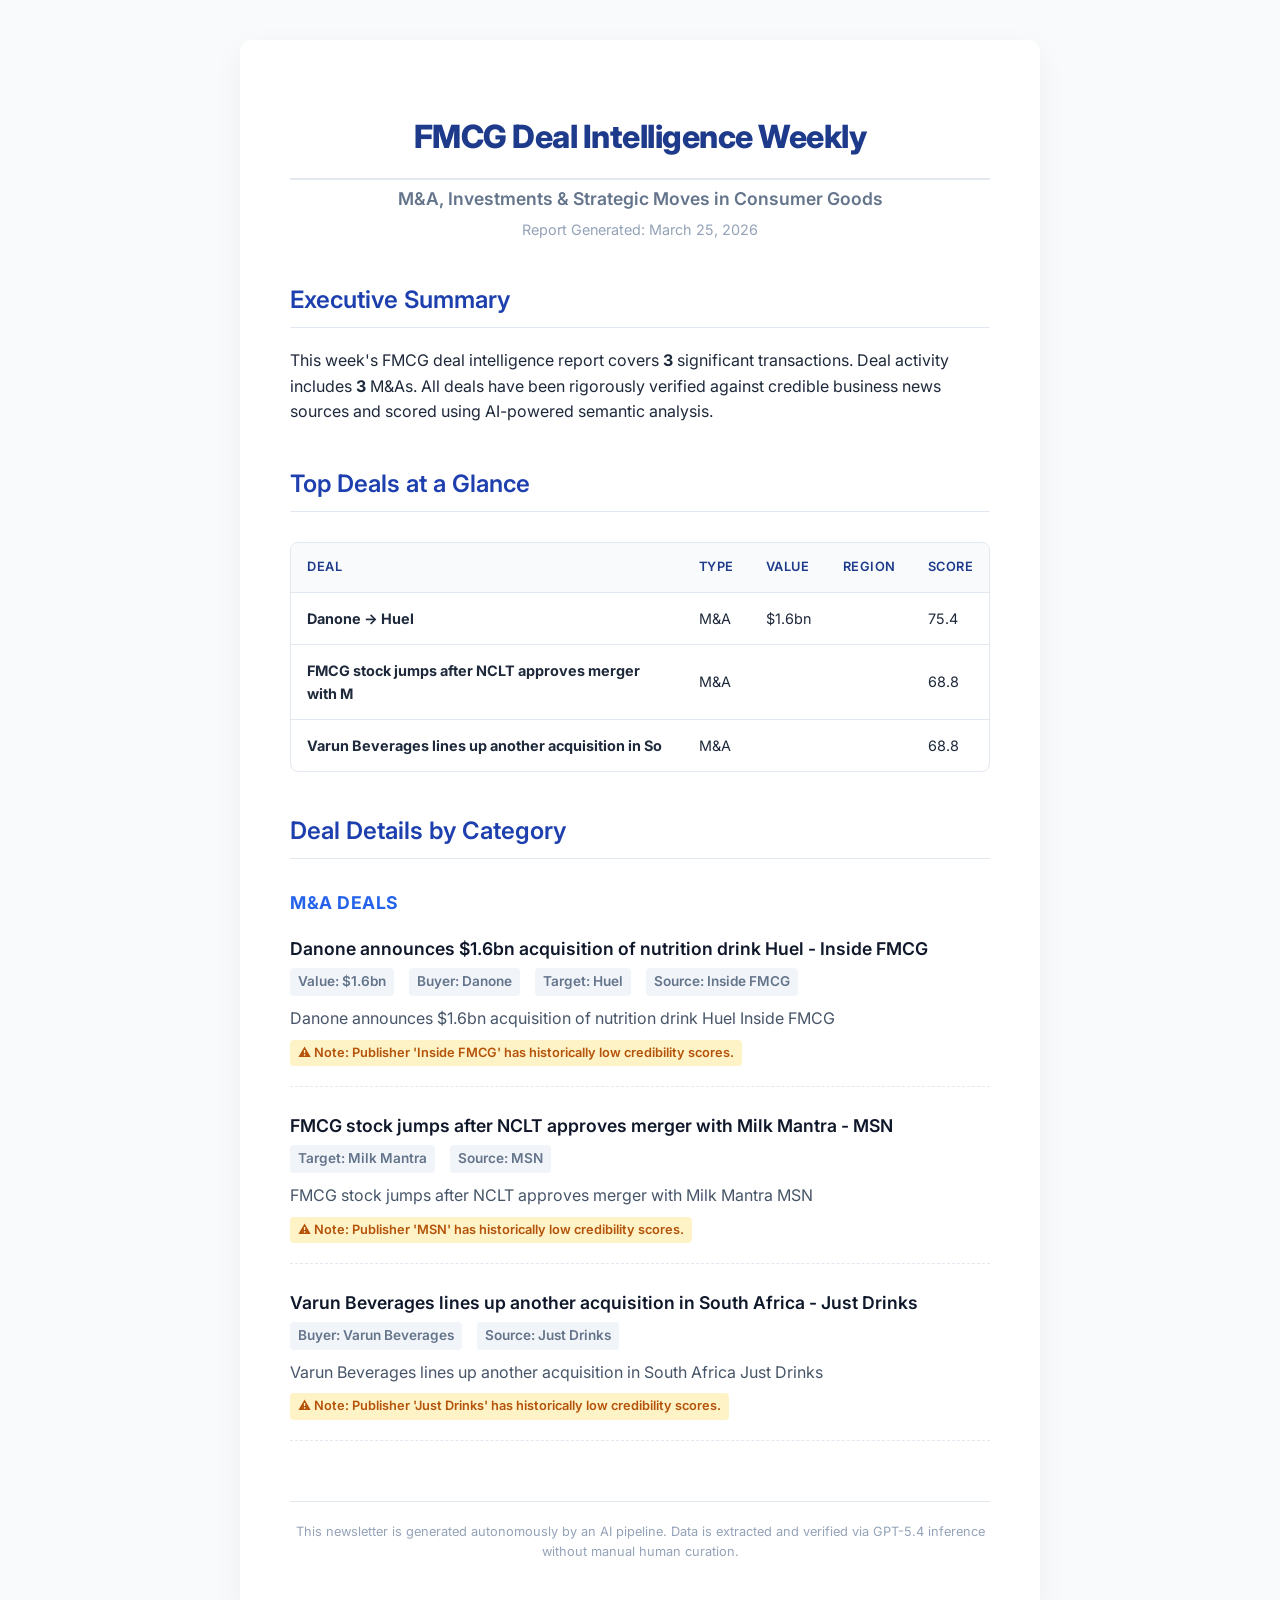
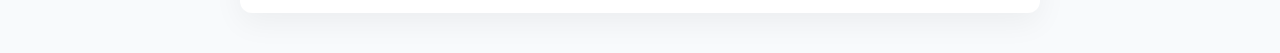
<file: dashboard/newsletter.html>
<!DOCTYPE html>
<html lang="en">
<head>
<meta charset="UTF-8">
<title>FMCG Deal Intelligence Weekly</title>
<link href="https://fonts.googleapis.com/css2?family=Inter:wght@400;600;800&display=swap" rel="stylesheet">
<style>
    body { font-family: 'Inter', sans-serif; line-height: 1.6; color: #1e293b; max-width: 800px; margin: 0 auto; padding: 40px 20px; background: #f8fafc; }
    .container { background: white; padding: 50px; border-radius: 12px; box-shadow: 0 10px 30px rgba(0,0,0,0.05); }
    h1 { color: #1e3a8a; text-align: center; border-bottom: 2px solid #e2e8f0; padding-bottom: 15px; margin-bottom: 5px; font-weight: 800; letter-spacing: -0.5px; }
    .subtitle { text-align: center; font-size: 1.1em; color: #64748b; font-weight: 600; margin-bottom: 5px; }
    .date { text-align: center; font-size: 0.9em; color: #94a3b8; margin-bottom: 40px; }
    h2 { color: #1e40af; margin-top: 40px; border-bottom: 1px solid #e2e8f0; padding-bottom: 8px; font-weight: 600; }
    h3 { color: #2563eb; font-size: 1.1em; text-transform: uppercase; letter-spacing: 0.5px; margin-top: 30px; }
    .deal-item { margin-bottom: 25px; padding-bottom: 20px; border-bottom: 1px dashed #e2e8f0; list-style: none; }
    .deal-title { font-size: 1.1em; font-weight: 600; margin-bottom: 5px; }
    .deal-title a { color: #0f172a; text-decoration: none; transition: color 0.2s; }
    .deal-title a:hover { color: #2563eb; text-decoration: underline; }
    .deal-meta { display: block; font-size: 0.85em; color: #64748b; margin-bottom: 10px; font-weight: 600; display: flex; gap: 15px; }
    .deal-meta span { background: #f1f5f9; padding: 3px 8px; border-radius: 4px; }
    .deal-summary { color: #475569; }
    .low-cred { display: inline-block; color: #b45309; background: #fef3c7; padding: 3px 8px; border-radius: 4px; font-size: 0.8em; margin-top: 8px; font-weight: 600; }
    table { width: 100%; border-collapse: separate; border-spacing: 0; margin: 30px 0; border: 1px solid #e2e8f0; border-radius: 8px; overflow: hidden; }
    th, td { border-bottom: 1px solid #e2e8f0; padding: 14px 16px; text-align: left; font-size: 0.9em; }
    th { background-color: #f8fafc; color: #1e3a8a; font-weight: 600; text-transform: uppercase; font-size: 0.8em; letter-spacing: 0.5px; }
    tr:last-child td { border-bottom: none; }
    .disclaimer { font-size: 0.8em; color: #94a3b8; border-top: 1px solid #e2e8f0; padding-top: 20px; margin-top: 60px; text-align: center; }
</style>
</head>
<body>
    <div class="container">
        <h1>FMCG Deal Intelligence Weekly</h1>
        <div class="subtitle">M&A, Investments & Strategic Moves in Consumer Goods</div>
        <div class="date">Report Generated: March 25, 2026</div>
<h2>Executive Summary</h2>
<p>This week's FMCG deal intelligence report covers <strong>3</strong> significant transactions. Deal activity includes <strong>3</strong> M&As. All deals have been rigorously verified against credible business news sources and scored using AI-powered semantic analysis.</p><h2>Top Deals at a Glance</h2>
<table><tr><th>Deal</th><th>Type</th><th>Value</th><th>Region</th><th>Score</th></tr><tr><td><strong>Danone &rarr; Huel</strong></td><td>M&A</td><td>$1.6bn</td><td></td><td>75.4</td></tr><tr><td><strong>FMCG stock jumps after NCLT approves merger with M</strong></td><td>M&A</td><td></td><td></td><td>68.8</td></tr><tr><td><strong>Varun Beverages lines up another acquisition in So</strong></td><td>M&A</td><td></td><td></td><td>68.8</td></tr></table><h2>Deal Details by Category</h2><h3>M&A Deals</h3>
<ul style='padding-left:0;'><li class='deal-item'><div class='deal-title'><a href='https://news.google.com/rss/articles/[base64]?oc=5' target='_blank'>Danone announces $1.6bn acquisition of nutrition drink Huel - Inside FMCG</a></div><div class='deal-meta'><span>Value: $1.6bn</span><span>Buyer: Danone</span><span>Target: Huel</span><span>Source: Inside FMCG</span></div><div class='deal-summary'>Danone announces $1.6bn acquisition of nutrition drink Huel Inside FMCG</div><div class='low-cred'>&#9888; Note: Publisher 'Inside FMCG' has historically low credibility scores.</div></li><li class='deal-item'><div class='deal-title'><a href='https://news.google.com/rss/articles/[base64]?oc=5' target='_blank'>FMCG stock jumps after NCLT approves merger with Milk Mantra - MSN</a></div><div class='deal-meta'><span>Target: Milk Mantra</span><span>Source: MSN</span></div><div class='deal-summary'>FMCG stock jumps after NCLT approves merger with Milk Mantra MSN</div><div class='low-cred'>&#9888; Note: Publisher 'MSN' has historically low credibility scores.</div></li><li class='deal-item'><div class='deal-title'><a href='https://news.google.com/rss/articles/CBMif0FVX3lxTFBldENDY3EzdkV5X3RZZHUwVjJGOFFEd1NVNGRIN0ZYVk1VdzFSNmljaks0a3JmbExYb0JMc2VZZFZCalE4NFZ0Um9wZE1ibTl2WEV6TFhCXzdaemFUSmNQZWVrQXo2ZGpJZmZzTEpxNHItMTk3bUhCVmpUS1BYVms?oc=5' target='_blank'>Varun Beverages lines up another acquisition in South Africa - Just Drinks</a></div><div class='deal-meta'><span>Buyer: Varun Beverages</span><span>Source: Just Drinks</span></div><div class='deal-summary'>Varun Beverages lines up another acquisition in South Africa Just Drinks</div><div class='low-cred'>&#9888; Note: Publisher 'Just Drinks' has historically low credibility scores.</div></li></ul><div class='disclaimer'>This newsletter is generated autonomously by an AI pipeline. Data is extracted and verified via GPT-5.4 inference without manual human curation.</div></div></body></html>
</file>
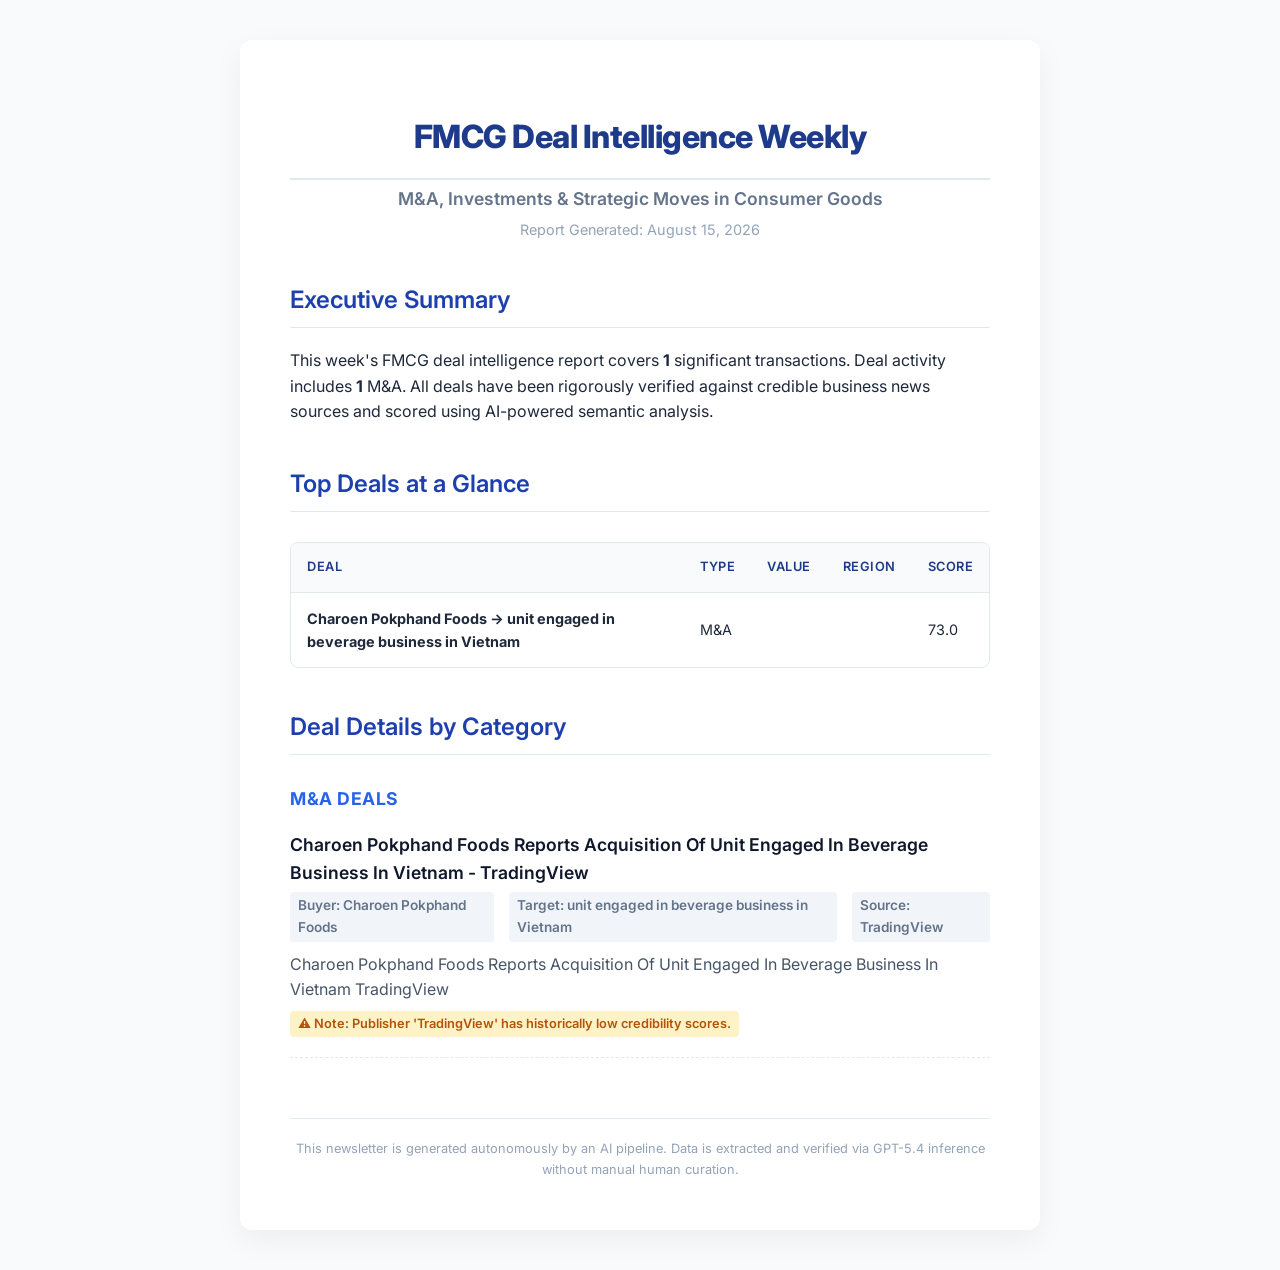
<file: docs/newsletter.html>
<!DOCTYPE html>
<html lang="en">
<head>
<meta charset="UTF-8">
<title>FMCG Deal Intelligence Weekly</title>
<link href="https://fonts.googleapis.com/css2?family=Inter:wght@400;600;800&display=swap" rel="stylesheet">
<style>
    body { font-family: 'Inter', sans-serif; line-height: 1.6; color: #1e293b; max-width: 800px; margin: 0 auto; padding: 40px 20px; background: #f8fafc; }
    .container { background: white; padding: 50px; border-radius: 12px; box-shadow: 0 10px 30px rgba(0,0,0,0.05); }
    h1 { color: #1e3a8a; text-align: center; border-bottom: 2px solid #e2e8f0; padding-bottom: 15px; margin-bottom: 5px; font-weight: 800; letter-spacing: -0.5px; }
    .subtitle { text-align: center; font-size: 1.1em; color: #64748b; font-weight: 600; margin-bottom: 5px; }
    .date { text-align: center; font-size: 0.9em; color: #94a3b8; margin-bottom: 40px; }
    h2 { color: #1e40af; margin-top: 40px; border-bottom: 1px solid #e2e8f0; padding-bottom: 8px; font-weight: 600; }
    h3 { color: #2563eb; font-size: 1.1em; text-transform: uppercase; letter-spacing: 0.5px; margin-top: 30px; }
    .deal-item { margin-bottom: 25px; padding-bottom: 20px; border-bottom: 1px dashed #e2e8f0; list-style: none; }
    .deal-title { font-size: 1.1em; font-weight: 600; margin-bottom: 5px; }
    .deal-title a { color: #0f172a; text-decoration: none; transition: color 0.2s; }
    .deal-title a:hover { color: #2563eb; text-decoration: underline; }
    .deal-meta { display: block; font-size: 0.85em; color: #64748b; margin-bottom: 10px; font-weight: 600; display: flex; gap: 15px; }
    .deal-meta span { background: #f1f5f9; padding: 3px 8px; border-radius: 4px; }
    .deal-summary { color: #475569; }
    .low-cred { display: inline-block; color: #b45309; background: #fef3c7; padding: 3px 8px; border-radius: 4px; font-size: 0.8em; margin-top: 8px; font-weight: 600; }
    table { width: 100%; border-collapse: separate; border-spacing: 0; margin: 30px 0; border: 1px solid #e2e8f0; border-radius: 8px; overflow: hidden; }
    th, td { border-bottom: 1px solid #e2e8f0; padding: 14px 16px; text-align: left; font-size: 0.9em; }
    th { background-color: #f8fafc; color: #1e3a8a; font-weight: 600; text-transform: uppercase; font-size: 0.8em; letter-spacing: 0.5px; }
    tr:last-child td { border-bottom: none; }
    .disclaimer { font-size: 0.8em; color: #94a3b8; border-top: 1px solid #e2e8f0; padding-top: 20px; margin-top: 60px; text-align: center; }
</style>
</head>
<body>
    <div class="container">
        <h1>FMCG Deal Intelligence Weekly</h1>
        <div class="subtitle">M&A, Investments & Strategic Moves in Consumer Goods</div>
        <div class="date">Report Generated: August 15, 2026</div>
<h2>Executive Summary</h2>
<p>This week's FMCG deal intelligence report covers <strong>1</strong> significant transactions. Deal activity includes <strong>1</strong> M&A. All deals have been rigorously verified against credible business news sources and scored using AI-powered semantic analysis.</p><h2>Top Deals at a Glance</h2>
<table><tr><th>Deal</th><th>Type</th><th>Value</th><th>Region</th><th>Score</th></tr><tr><td><strong>Charoen Pokphand Foods &rarr; unit engaged in beverage business in Vietnam</strong></td><td>M&A</td><td></td><td></td><td>73.0</td></tr></table><h2>Deal Details by Category</h2><h3>M&A Deals</h3>
<ul style='padding-left:0;'><li class='deal-item'><div class='deal-title'><a href='https://news.google.com/rss/articles/[base64]?oc=5' target='_blank'>Charoen Pokphand Foods Reports Acquisition Of Unit Engaged In Beverage Business In Vietnam - TradingView</a></div><div class='deal-meta'><span>Buyer: Charoen Pokphand Foods</span><span>Target: unit engaged in beverage business in Vietnam</span><span>Source: TradingView</span></div><div class='deal-summary'>Charoen Pokphand Foods Reports Acquisition Of Unit Engaged In Beverage Business In Vietnam TradingView</div><div class='low-cred'>&#9888; Note: Publisher 'TradingView' has historically low credibility scores.</div></li></ul><div class='disclaimer'>This newsletter is generated autonomously by an AI pipeline. Data is extracted and verified via GPT-5.4 inference without manual human curation.</div></div></body></html>
</file>
